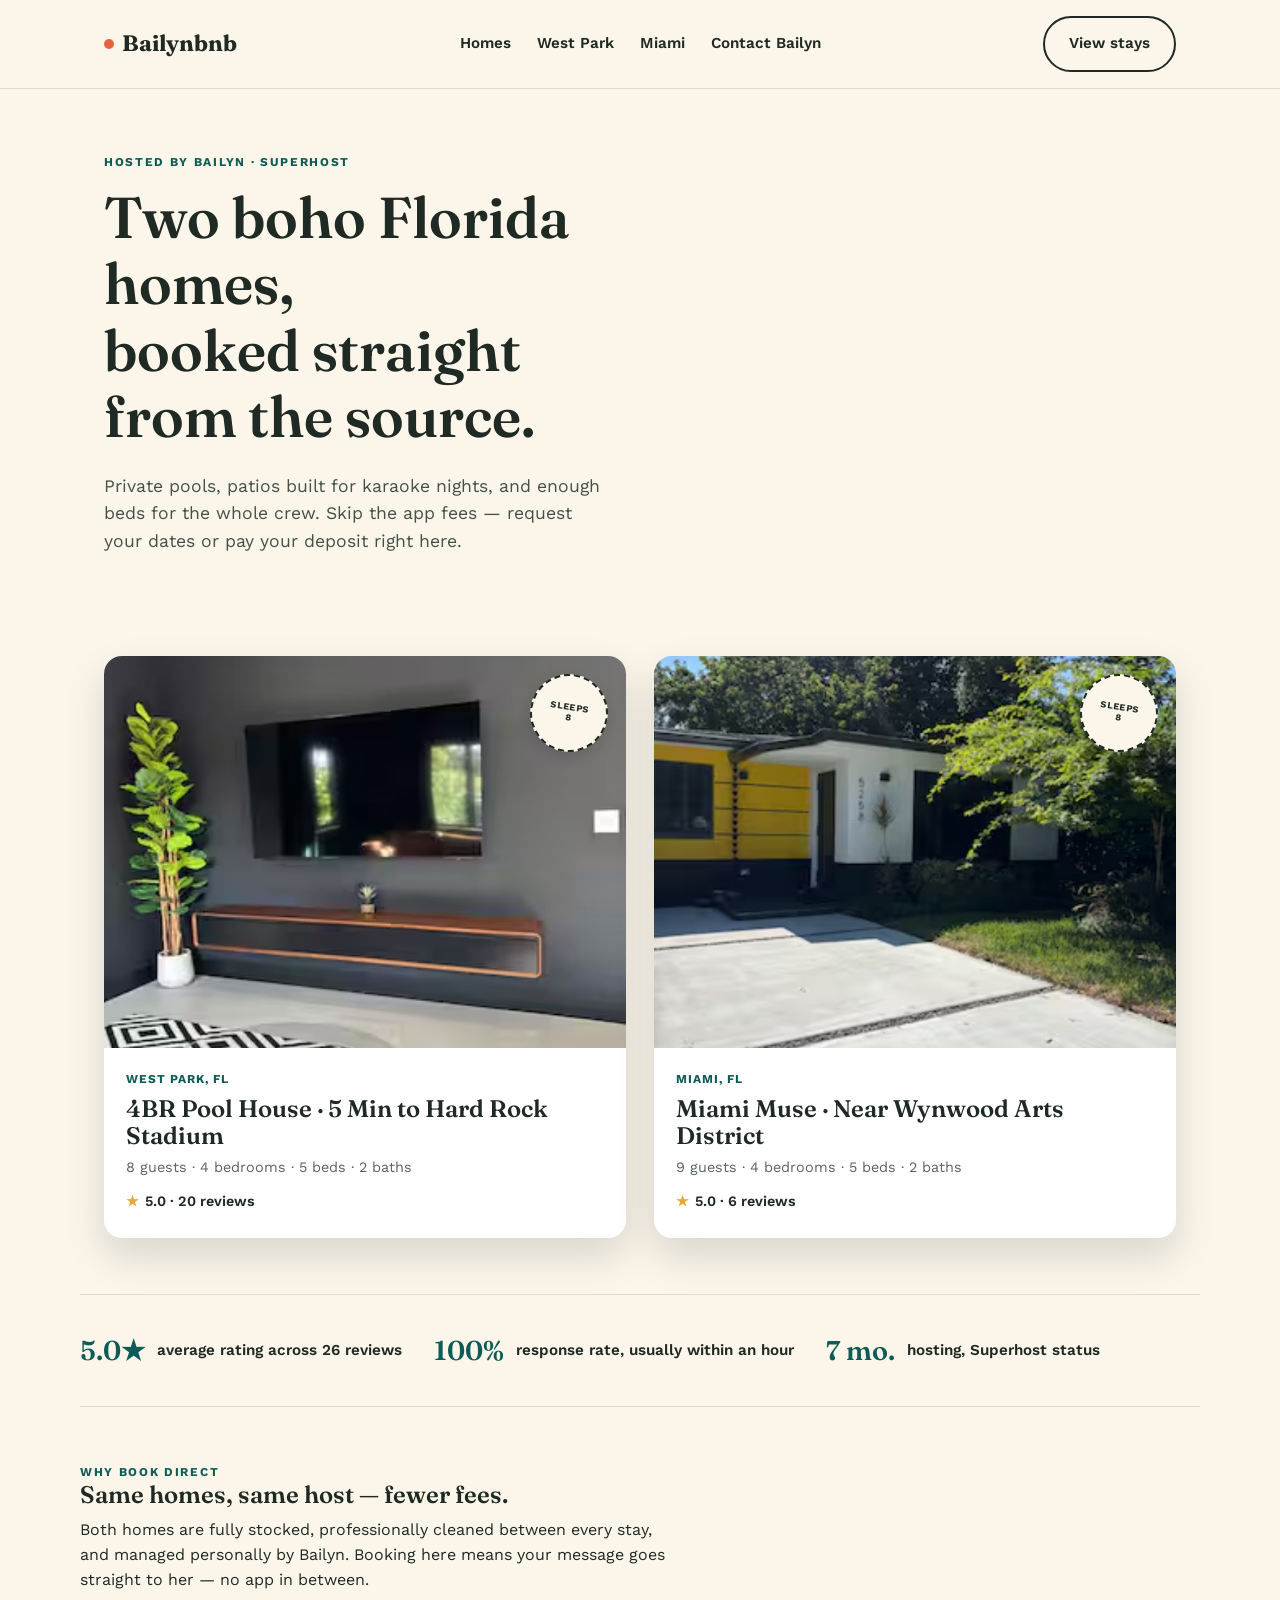
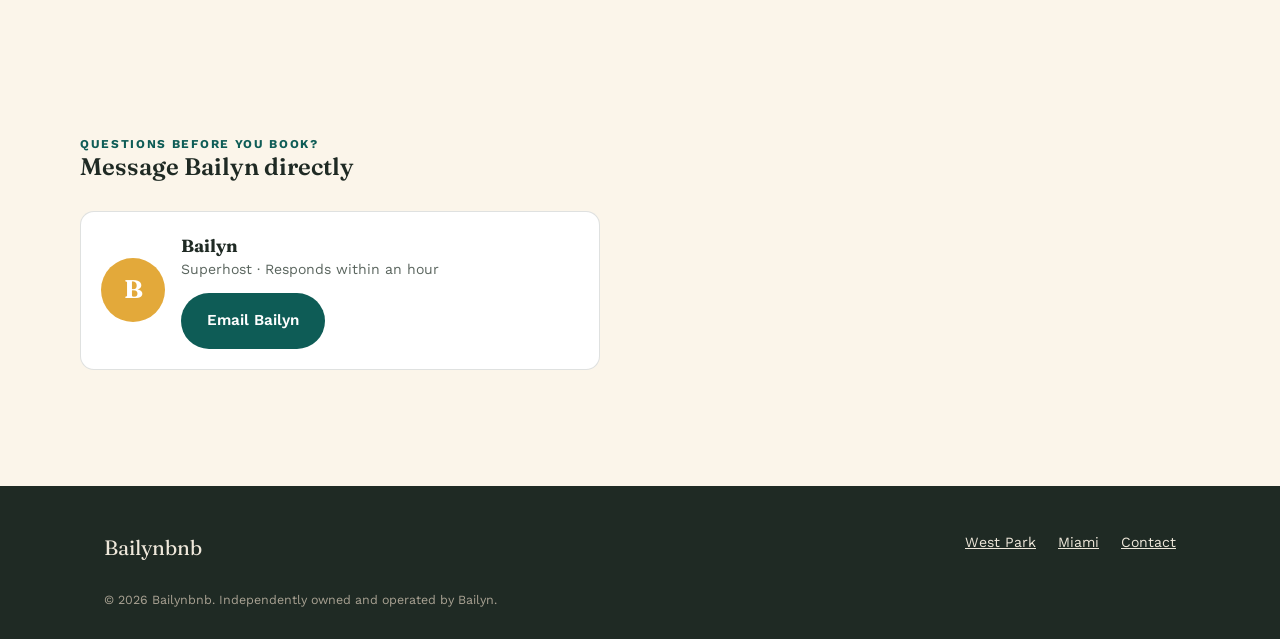
<file: index.html>
<!DOCTYPE html>
<html lang="en">
<head>
<meta charset="UTF-8">
<meta name="viewport" content="width=device-width, initial-scale=1.0">
<title>Bailynbnb — Boho Florida Stays with Private Pools</title>
<meta name="description" content="Two boho-styled Florida vacation homes hosted by Bailyn — private pools, patios, and space for the whole crew. Book direct.">
<link rel="stylesheet" href="style.css">
</head>
<body>

<nav class="site-nav">
  <div class="container nav-row">
    <a class="brand" href="index.html"><span class="brand-dot"></span>Bailynbnb</a>
    <ul class="nav-links">
      <li><a href="index.html">Homes</a></li>
      <li><a href="west-park.html">West Park</a></li>
      <li><a href="miami.html">Miami</a></li>
      <li><a href="#contact">Contact Bailyn</a></li>
    </ul>
    <div class="nav-cta"><a href="#properties" class="btn btn-outline">View stays</a></div>
  </div>
</nav>

<header class="hero">
  <div class="container">
    <div class="eyebrow hero-kicker">Hosted by Bailyn · Superhost</div>
    <h1>Two boho Florida homes,<br>booked straight from the source.</h1>
    <p class="hero-sub">Private pools, patios built for karaoke nights, and enough beds for the whole crew. Skip the app fees — request your dates or pay your deposit right here.</p>
  </div>
</header>

<main>
  <section class="container" id="properties">
    <div class="property-grid">

      <a class="property-card" href="west-park.html">
        <div class="card-media">
          <img src="westpark-01.jpg" alt="West Park pool home exterior" data-fallback="1">
          <div class="stamp">Sleeps<br>8</div>
        </div>
        <div class="card-body">
          <div class="card-tag">West Park, FL</div>
          <h3>4BR Pool House · 5 Min to Hard Rock Stadium</h3>
          <div class="card-meta">8 guests · 4 bedrooms · 5 beds · 2 baths</div>
          <div class="card-rating"><span class="star">★</span> 5.0 · 20 reviews</div>
        </div>
      </a>

      <a class="property-card" href="miami.html">
        <div class="card-media">
          <img src="miami-01.jpg" alt="Miami boho home patio" data-fallback="1">
          <div class="stamp">Sleeps<br>8</div>
        </div>
        <div class="card-body">
          <div class="card-tag">Miami, FL</div>
          <h3>Miami Muse · Near Wynwood Arts District</h3>
          <div class="card-meta">9 guests · 4 bedrooms · 5 beds · 2 baths</div>
          <div class="card-rating"><span class="star">★</span> 5.0 · 6 reviews</div>
        </div>
      </a>

    </div>
  </section>

  <section class="container trust-strip">
    <div class="trust-item"><span class="num">5.0★</span> average rating across 26 reviews</div>
    <div class="trust-item"><span class="num">100%</span> response rate, usually within an hour</div>
    <div class="trust-item"><span class="num">7 mo.</span> hosting, Superhost status</div>
  </section>

  <section class="container section" id="why">
    <div class="section-head">
      <div class="eyebrow">Why book direct</div>
      <h2>Same homes, same host — fewer fees.</h2>
      <p>Both homes are fully stocked, professionally cleaned between every stay, and managed personally by Bailyn. Booking here means your message goes straight to her — no app in between.</p>
    </div>
  </section>

  <section class="container section" id="contact">
    <div class="section-head">
      <div class="eyebrow">Questions before you book?</div>
      <h2>Message Bailyn directly</h2>
    </div>
    <div class="host-card" style="max-width:520px;">
      <div class="host-avatar">B</div>
      <div>
        <div style="font-weight:700; font-family:var(--serif); font-size:1.1rem;">Bailyn</div>
        <div style="font-size:.88rem; color:#5a655e;">Superhost · Responds within an hour</div>
        <a href="mailto:PASTE_YOUR_EMAIL_HERE@example.com" class="btn btn-teal" style="margin-top:12px;">Email Bailyn</a>
      </div>
    </div>
  </section>
</main>

<footer>
  <div class="container footer-row">
    <div class="footer-brand">Bailynbnb</div>
    <ul class="footer-links">
      <li><a href="west-park.html">West Park</a></li>
      <li><a href="miami.html">Miami</a></li>
      <li><a href="#contact">Contact</a></li>
    </ul>
  </div>
  <div class="container footer-fine">© 2026 Bailynbnb. Independently owned and operated by Bailyn.</div>
</footer>

<script src="script.js"></script>
</body>
</html>
</file>
<file: style.css>
/* =========================================================
   BAILYNBNB — shared styles
   Palette: ink #1F2A24, cream #FBF5EA, teal #0E5C56,
            coral #E8623D, gold #E3A93A, blush #F4DCD3
   Type: Fraunces (display) + Work Sans (body/utility)
   ========================================================= */

@import url('https://fonts.googleapis.com/css2?family=Fraunces:ital,opsz,wght@0,9..144,400;0,9..144,600;0,9..144,700;1,9..144,500&family=Work+Sans:wght@400;500;600;700&display=swap');

:root{
  --ink: #1F2A24;
  --cream: #FBF5EA;
  --teal: #0E5C56;
  --teal-dark: #0A4440;
  --coral: #E8623D;
  --gold: #E3A93A;
  --blush: #F4DCD3;
  --line: rgba(31,42,36,0.14);
  --radius: 18px;
  --shadow: 0 18px 40px rgba(15,30,25,0.14);
  --serif: 'Fraunces', Georgia, serif;
  --sans: 'Work Sans', -apple-system, BlinkMacSystemFont, sans-serif;
}

*{ box-sizing: border-box; }
html{ scroll-behavior: smooth; }
body{
  margin:0;
  font-family: var(--sans);
  color: var(--ink);
  background: var(--cream);
  line-height: 1.55;
}
img{ max-width:100%; display:block; }
a{ color: inherit; }
h1,h2,h3,h4{ font-family: var(--serif); margin: 0 0 .4em; font-weight: 600; line-height: 1.15; }
p{ margin:0 0 1em; }
.container{ max-width: 1120px; margin: 0 auto; padding: 0 24px; }
.eyebrow{
  font-family: var(--sans); font-size: .75rem; font-weight: 700;
  letter-spacing: .14em; text-transform: uppercase; color: var(--teal);
}
:focus-visible{ outline: 3px solid var(--coral); outline-offset: 2px; }

/* ---------- Buttons ---------- */
.btn{
  display:inline-flex; align-items:center; justify-content:center; gap:.5em;
  font-family: var(--sans); font-weight:600; font-size:.95rem;
  padding: 14px 24px; border-radius: 999px; border: 2px solid transparent;
  cursor:pointer; text-decoration:none; transition: transform .15s ease, box-shadow .15s ease;
}
.btn-primary{ background: var(--coral); color:#fff; }
.btn-primary:hover{ transform: translateY(-2px); box-shadow: 0 10px 20px rgba(232,98,61,.35); }
.btn-outline{ background:transparent; border-color: var(--ink); color: var(--ink); }
.btn-outline:hover{ background: var(--ink); color:#fff; }
.btn-teal{ background: var(--teal); color:#fff; }
.btn-teal:hover{ transform: translateY(-2px); box-shadow: 0 10px 20px rgba(14,92,86,.35); }
.btn-block{ width:100%; }
.btn:disabled{ opacity:.5; cursor:not-allowed; transform:none !important; box-shadow:none !important; }

/* ---------- Nav ---------- */
.site-nav{
  position: sticky; top:0; z-index: 50;
  background: rgba(251,245,234,.92); backdrop-filter: blur(8px);
  border-bottom: 1px solid var(--line);
}
.nav-row{ display:flex; align-items:center; justify-content:space-between; padding: 16px 24px; }
.brand{ font-family: var(--serif); font-weight:700; font-size:1.4rem; text-decoration:none; color:var(--ink); display:flex; align-items:center; gap:8px; }
.brand-dot{ width:10px; height:10px; border-radius:50%; background: var(--coral); display:inline-block; }
.nav-links{ display:flex; gap: 26px; list-style:none; margin:0; padding:0; font-weight:600; font-size:.95rem; }
.nav-links a{ text-decoration:none; }
.nav-links a:hover{ color: var(--coral); }
.nav-cta{ display:flex; }
@media (max-width: 720px){
  .nav-links{ display:none; }
}

/* ---------- Hero (index) ---------- */
.hero{ padding: 64px 0 40px; }
.hero-kicker{ margin-bottom: 14px; }
.hero h1{ font-size: clamp(2.2rem, 5vw, 3.6rem); max-width: 14ch; }
.hero-sub{ max-width: 46ch; font-size: 1.1rem; color: #445048; }

/* postcard stamp signature element */
.stamp{
  position:absolute; top: 18px; right: 18px;
  width: 78px; height: 78px; border-radius: 50%;
  background: var(--cream); border: 2px dashed var(--ink);
  display:flex; align-items:center; justify-content:center; text-align:center;
  font-family: var(--sans); font-size: .58rem; font-weight:700; letter-spacing:.05em;
  text-transform: uppercase; color: var(--ink); line-height:1.15;
  transform: rotate(8deg);
  box-shadow: 0 6px 14px rgba(0,0,0,.12);
}

/* ---------- Property cards (index grid) ---------- */
.property-grid{ display:grid; grid-template-columns: 1fr 1fr; gap: 28px; margin-top: 44px; }
@media (max-width: 820px){ .property-grid{ grid-template-columns: 1fr; } }

.property-card{
  position: relative; background:#fff; border-radius: var(--radius);
  overflow:hidden; box-shadow: var(--shadow); text-decoration:none; color: var(--ink);
  display:flex; flex-direction:column; transition: transform .2s ease;
}
.property-card:hover{ transform: translateY(-4px); }
.card-media{ position:relative; aspect-ratio: 4/3; background: var(--blush); overflow:hidden; }
.card-media img{ width:100%; height:100%; object-fit:cover; }
.card-body{ padding: 22px 22px 26px; }
.card-tag{ font-size:.75rem; font-weight:700; text-transform:uppercase; letter-spacing:.08em; color: var(--teal); margin-bottom:6px; }
.card-body h3{ font-size:1.5rem; margin-bottom:6px; }
.card-meta{ font-size:.9rem; color:#5a655e; margin-bottom:12px; }
.card-rating{ display:flex; align-items:center; gap:6px; font-weight:600; font-size:.9rem; }
.star{ color: var(--gold); }

/* ---------- Trust strip ---------- */
.trust-strip{ display:flex; flex-wrap:wrap; gap: 32px; padding: 34px 0; border-top:1px solid var(--line); border-bottom:1px solid var(--line); margin-top:56px; }
.trust-item{ display:flex; align-items:center; gap:12px; font-size:.95rem; font-weight:600; }
.trust-item .num{ font-family: var(--serif); font-size:1.7rem; color: var(--teal); }

/* ---------- Section shell ---------- */
.section{ padding: 56px 0; }
.section-head{ max-width: 60ch; margin-bottom: 30px; }

/* ---------- Property page hero ---------- */
.pp-hero{ position:relative; padding: 34px 0 10px; }
.pp-title{ font-size: clamp(1.9rem, 4.2vw, 2.9rem); margin-bottom: 6px; }
.pp-meta{ display:flex; flex-wrap:wrap; gap: 18px; font-size:.95rem; color:#4b5750; margin-bottom: 4px; }
.pp-meta span{ display:flex; align-items:center; gap:6px; }
.pp-rating{ font-weight:700; }

/* ---------- Gallery ---------- */
.gallery-hero{ display:grid; grid-template-columns: 1.4fr 1fr; gap: 10px; border-radius: var(--radius); overflow:hidden; height: 420px; margin-top: 20px; }
.gallery-hero-main, .gallery-hero-sub{ position:relative; overflow:hidden; cursor:pointer; background: var(--blush); }
.gallery-hero-sub-grid{ display:grid; grid-template-rows: 1fr 1fr; gap:10px; }
.gallery-hero img{ width:100%; height:100%; object-fit:cover; transition: transform .35s ease; }
.gallery-hero-main:hover img, .gallery-hero-sub:hover img{ transform: scale(1.05); }
.gallery-count-btn{
  position:absolute; bottom:16px; right:16px; background:#fff; border:1px solid var(--ink);
  border-radius: 999px; padding: 10px 18px; font-weight:700; font-size:.85rem; cursor:pointer;
}
@media (max-width: 780px){
  .gallery-hero{ grid-template-columns: 1fr; height: 260px; }
  .gallery-hero-sub-grid{ display:none; }
}

/* placeholder image fallback */
.img-fallback{
  width:100%; height:100%; display:flex; flex-direction:column; align-items:center; justify-content:center;
  gap:6px; background: linear-gradient(135deg, var(--blush), #fff); color: var(--teal);
  font-family: var(--sans); font-size:.8rem; font-weight:600; text-align:center; padding: 8px;
}
.img-fallback svg{ width:28px; height:28px; opacity:.6; }

/* ---------- Lightbox ---------- */
.lightbox{
  position: fixed; inset:0; background: rgba(15,20,17,.94); z-index: 200;
  display:none; align-items:center; justify-content:center; flex-direction:column;
}
.lightbox.open{ display:flex; }
.lightbox-stage{ max-width: 92vw; max-height: 74vh; display:flex; align-items:center; justify-content:center; }
.lightbox-stage img{ max-width: 92vw; max-height: 74vh; object-fit: contain; border-radius: 10px; }
.lightbox-controls{ display:flex; align-items:center; gap: 26px; margin-top: 18px; }
.lightbox-controls button{ background: rgba(255,255,255,.12); border:none; color:#fff; width:46px; height:46px; border-radius:50%; font-size:1.3rem; cursor:pointer; }
.lightbox-controls button:hover{ background: rgba(255,255,255,.24); }
.lightbox-count{ color:#fff; font-family: var(--sans); font-size:.9rem; }
.lightbox-close{ position:absolute; top:20px; right:24px; background:none; border:none; color:#fff; font-size:1.8rem; cursor:pointer; }
.lightbox-thumbs{ display:flex; gap:8px; margin-top:20px; max-width: 92vw; overflow-x:auto; padding-bottom:6px; }
.lightbox-thumbs img{ width:60px; height:44px; object-fit:cover; border-radius:6px; opacity:.55; cursor:pointer; }
.lightbox-thumbs img.active{ opacity:1; outline: 2px solid var(--gold); }

/* ---------- Thumbnail strip (below hero gallery) ---------- */
.thumb-strip{ display:flex; gap:10px; overflow-x:auto; padding: 4px 0 8px; margin-top: 12px; }
.thumb-strip img{ width: 110px; height: 78px; object-fit:cover; border-radius: 10px; cursor:pointer; flex-shrink:0; }

/* ---------- Two-column layout ---------- */
.pp-layout{ display:grid; grid-template-columns: 1.6fr 1fr; gap: 48px; align-items:start; margin-top: 40px; }
@media (max-width: 900px){ .pp-layout{ grid-template-columns: 1fr; } }
.pp-main > section{ padding: 26px 0; border-bottom: 1px solid var(--line); }
.pp-main > section:first-child{ padding-top:0; }

/* ---------- Sidebar booking card ---------- */
.booking-card{
  position: sticky; top: 96px; background:#fff; border-radius: var(--radius);
  box-shadow: var(--shadow); padding: 26px; border: 1px solid var(--line);
}
.booking-price{ font-family: var(--serif); font-size: 1.6rem; margin-bottom: 4px; }
.booking-price span{ font-family: var(--sans); font-size:.85rem; font-weight:500; color:#5a655e; }
.booking-tabs{ display:flex; gap:8px; margin: 16px 0; background: var(--blush); border-radius: 999px; padding:4px; }
.booking-tabs button{
  flex:1; border:none; background:transparent; padding: 10px 6px; border-radius:999px;
  font-weight:700; font-size:.8rem; cursor:pointer; color: var(--ink); font-family:var(--sans);
}
.booking-tabs button.active{ background: var(--teal); color:#fff; }
.booking-panel{ display:none; }
.booking-panel.active{ display:block; }
.field{ margin-bottom: 14px; }
.field label{ display:block; font-size:.8rem; font-weight:700; margin-bottom:6px; }
.field input, .field select, .field textarea{
  width:100%; padding: 12px 14px; border-radius: 10px; border: 1px solid var(--line);
  font-family: var(--sans); font-size:.95rem; background: var(--cream);
}
.field-row{ display:grid; grid-template-columns:1fr 1fr; gap:10px; }
.booking-note{ font-size:.78rem; color:#5a655e; margin-top:10px; line-height:1.5; }
.form-status{ margin-top:12px; font-size:.85rem; font-weight:600; display:none; }
.form-status.show{ display:block; }

/* ---------- Accordion (amenities / rooms) ---------- */
.accordion-item{ border: 1px solid var(--line); border-radius: 14px; margin-bottom: 10px; overflow:hidden; background:#fff; }
.accordion-trigger{
  width:100%; text-align:left; background:none; border:none; padding: 16px 20px;
  display:flex; justify-content:space-between; align-items:center; font-family: var(--serif);
  font-size: 1.05rem; font-weight:600; cursor:pointer; color: var(--ink);
}
.accordion-trigger .plus{ font-size:1.3rem; transition: transform .2s ease; color: var(--coral); }
.accordion-item.open .plus{ transform: rotate(45deg); }
.accordion-panel{ max-height:0; overflow:hidden; transition: max-height .28s ease; }
.accordion-panel-inner{ padding: 0 20px 18px; color:#3d473f; }
.accordion-panel-inner ul{ margin:0; padding-left: 1.1em; }
.accordion-panel-inner li{ margin-bottom: 6px; }

/* ---------- Amenity grid ---------- */
.amenity-grid{ display:grid; grid-template-columns: 1fr 1fr; gap: 12px 20px; }
.amenity-grid div{ display:flex; align-items:center; gap:10px; font-size:.95rem; }

/* ---------- Reviews ---------- */
.review-summary{ display:flex; align-items:center; gap:14px; margin-bottom: 22px; }
.review-summary .big{ font-family: var(--serif); font-size: 2.4rem; }
.review-grid{ display:grid; grid-template-columns: 1fr 1fr; gap: 20px; }
@media (max-width: 700px){ .review-grid{ grid-template-columns: 1fr; } }
.review-card{ background:#fff; border:1px solid var(--line); border-radius: 14px; padding: 18px 20px; }
.review-head{ display:flex; align-items:center; gap:10px; margin-bottom:8px; }
.avatar{ width:38px; height:38px; border-radius:50%; background: var(--teal); color:#fff; display:flex; align-items:center; justify-content:center; font-weight:700; font-family: var(--serif); }
.review-name{ font-weight:700; font-size:.92rem; }
.review-loc{ font-size:.78rem; color:#5a655e; }
.review-text{ font-size:.92rem; color:#3d473f; margin:0; }

/* ---------- Review submission form ---------- */
.review-form-wrap{
  margin-top: 28px; padding-top: 26px; border-top: 1px solid var(--line);
  max-width: 520px;
}
.review-form-wrap h3{ font-size: 1.2rem; margin-bottom: 14px; }

/* ---------- Calendar ---------- */
.cal-wrap{ display:grid; grid-template-columns: repeat(2,1fr); gap: 22px; margin-top: 10px; }
@media (max-width:700px){ .cal-wrap{ grid-template-columns: 1fr; } }
.cal-month{ background:#fff; border:1px solid var(--line); border-radius:14px; padding:16px; }
.cal-month h4{ text-align:center; margin-bottom:10px; font-size:1rem; }
.cal-grid{ display:grid; grid-template-columns: repeat(7,1fr); gap:4px; text-align:center; font-size:.78rem; }
.cal-grid .dow{ font-weight:700; color:#5a655e; padding-bottom:4px; }
.cal-grid .day{ padding:8px 0; border-radius:8px; }
.cal-grid .day.blocked{ background: var(--blush); color:#b1544a; text-decoration: line-through; }
.cal-grid .day.open{ background: rgba(14,92,86,.08); color: var(--teal-dark); font-weight:600; }
.cal-grid .day.empty{ visibility:hidden; }
.cal-legend{ display:flex; gap:18px; margin-top:14px; font-size:.82rem; }
.cal-legend span{ display:inline-flex; align-items:center; gap:6px; }
.dot{ width:10px; height:10px; border-radius:3px; display:inline-block; }
.dot.open{ background: rgba(14,92,86,.35); }
.dot.blocked{ background: var(--blush); border:1px solid #b1544a; }

/* ---------- House rules list ---------- */
.rules-grid{ display:grid; grid-template-columns: 1fr 1fr; gap: 18px; }
@media (max-width:600px){ .rules-grid{ grid-template-columns: 1fr; } }
.rule-box{ background:#fff; border:1px solid var(--line); border-radius:12px; padding:16px 18px; }
.rule-box .k{ font-size:.75rem; font-weight:700; text-transform:uppercase; letter-spacing:.06em; color: var(--teal); margin-bottom:4px; }

/* ---------- Host card ---------- */
.host-card{ display:flex; gap:16px; align-items:center; background:#fff; border:1px solid var(--line); border-radius: 14px; padding: 20px; }
.host-avatar{ width:64px; height:64px; border-radius:50%; background: var(--gold); color:#fff; display:flex; align-items:center; justify-content:center; font-family:var(--serif); font-size:1.6rem; font-weight:700; flex-shrink:0; }

/* ---------- Footer ---------- */
footer{ background: var(--ink); color: #eee7da; padding: 46px 0 30px; margin-top: 60px; }
.footer-row{ display:flex; flex-wrap:wrap; justify-content:space-between; gap: 24px; }
.footer-brand{ font-family: var(--serif); font-size:1.3rem; }
.footer-links{ list-style:none; display:flex; gap:22px; padding:0; margin:0; font-size:.88rem; }
.footer-fine{ margin-top: 26px; font-size:.78rem; color:#a9a293; }

/* utility */
.mt-0{ margin-top:0; }
.divider{ height:1px; background: var(--line); margin: 20px 0; }
</file>
